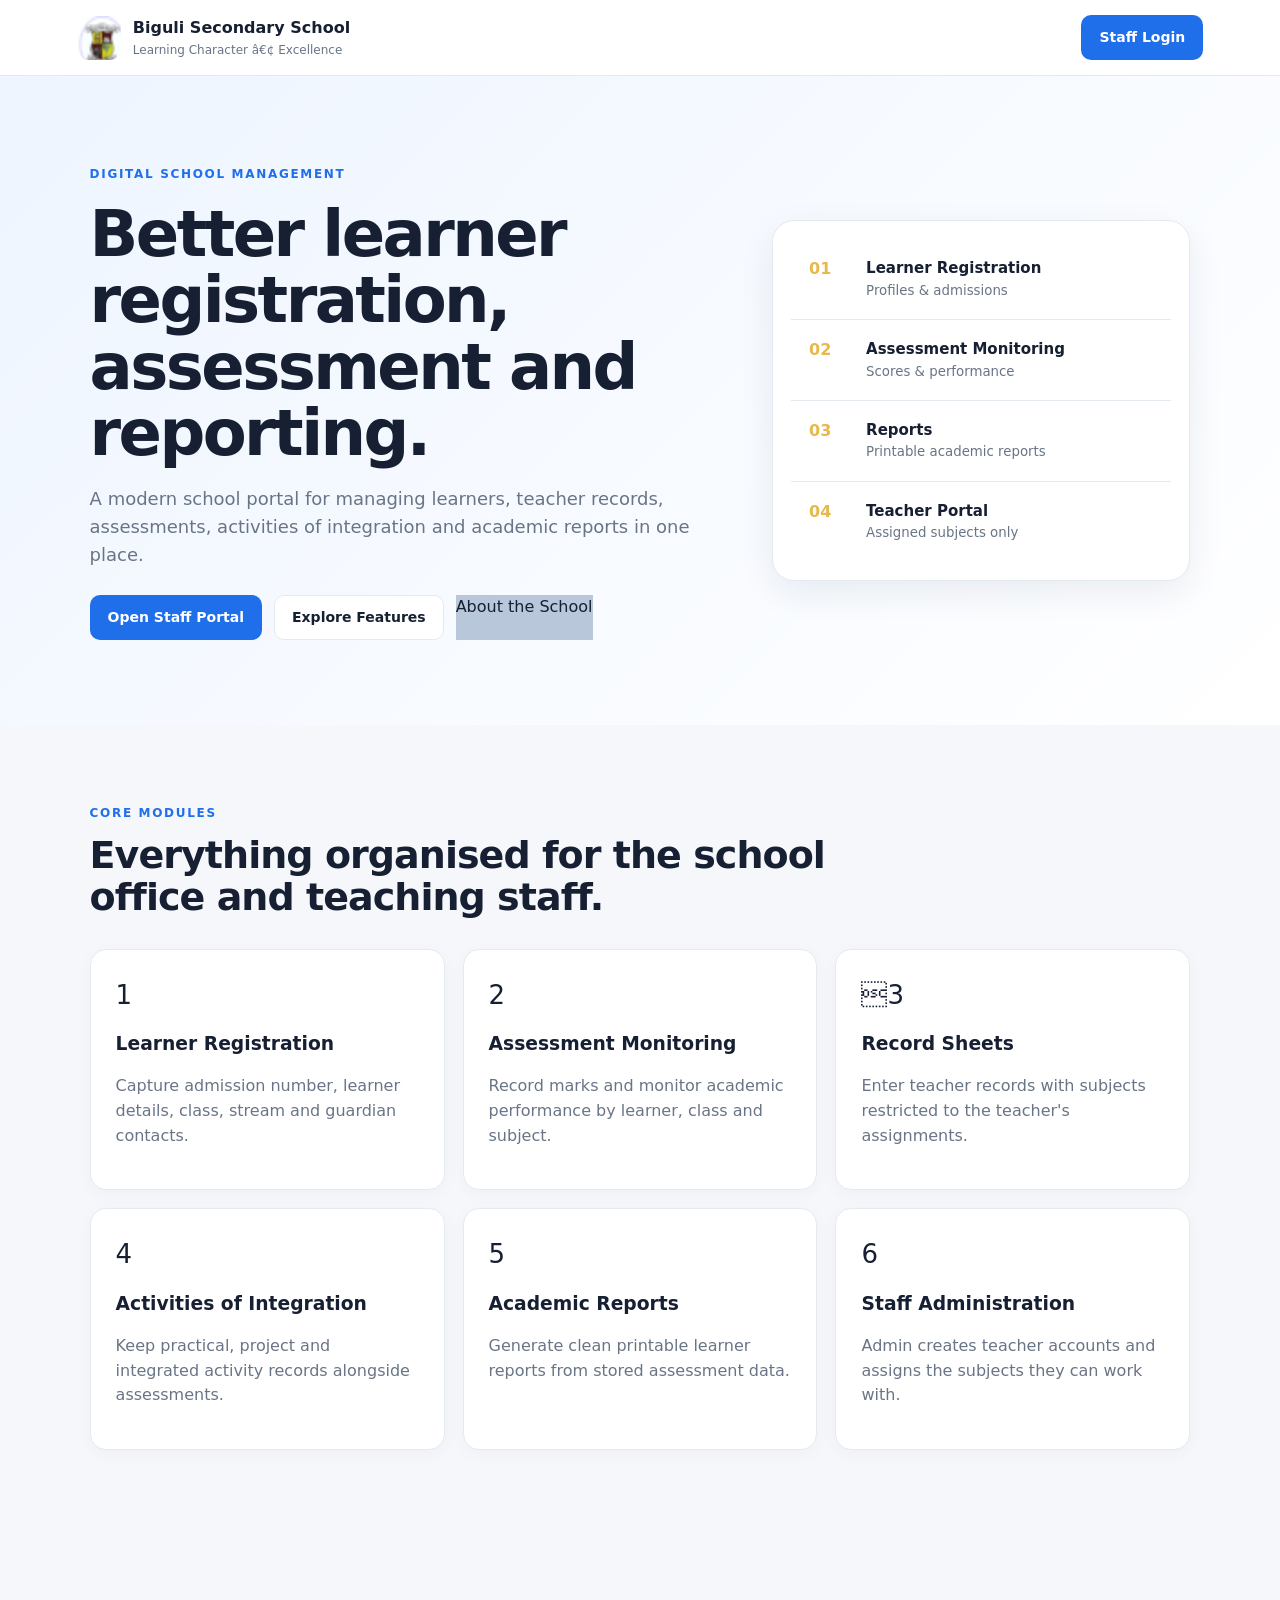
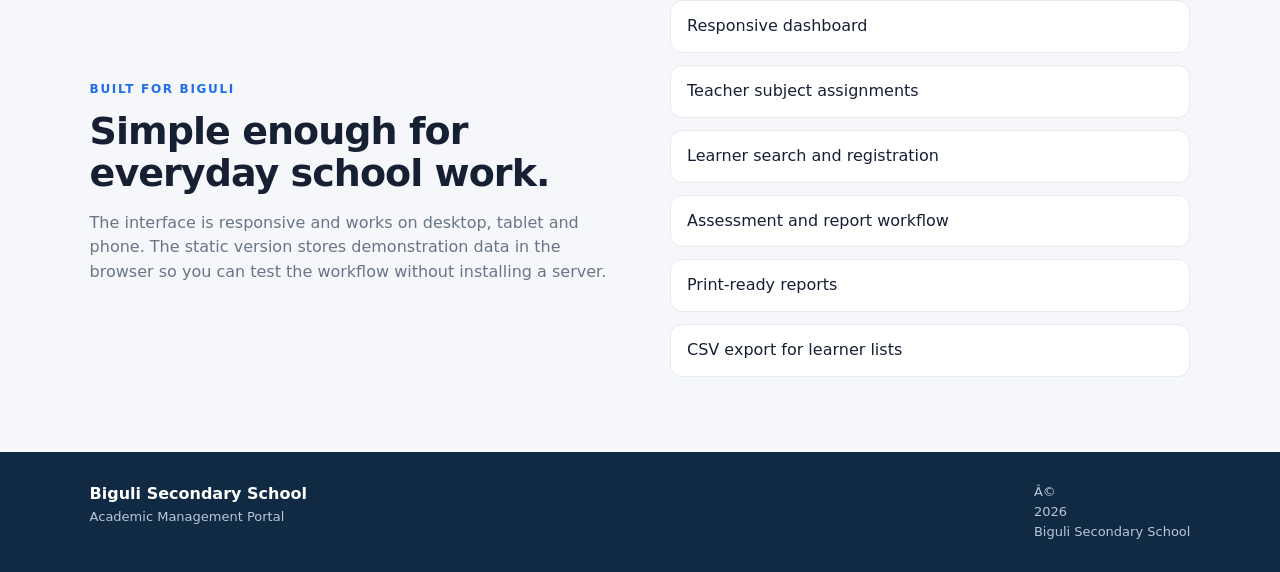
<file: index.html>
<!DOCTYPE html>
<html lang="en">
<head>
  <meta charset="UTF-8">
  <meta name="viewport" content="width=device-width, initial-scale=1.0">
  <title>BGL|Learner Management</title>
  <link rel="icon" href="PGN.PNG">

  <link rel="stylesheet" href="styles.css">
  <style type="text/css">
.auto-style1 {
	background-color: #B8C7D9;
}
</style>
</head>
<body>
  <header class="public-header">
    <div class="brand">
      <div class="brand-mark">
		  <img alt="" height="56" src="PGN.PNG" width="52"></div>
      <div>
        <strong>Biguli Secondary School</strong>
        <span>Learning Character â€¢ Excellence</span>
      </div>
    </div>
    <a class="btn btn-primary" href="login.html">Staff Login</a>
  </header>

  <main>
    <section class="hero">
      <div class="hero-copy">
        <span class="eyebrow">DIGITAL SCHOOL MANAGEMENT</span>
        <h1>Better learner registration, assessment and reporting.</h1>
        <p>
          A modern school portal for managing learners, teacher records, assessments,
          activities of integration and academic reports in one place.
        </p>
        <div class="hero-actions">
          <a class="btn btn-primary" href="login.html">Open Staff Portal</a>
          <a class="btn btn-light" href="#features">Explore Features</a>
        	<span class="auto-style1">
			<a href="History.html">About the School</a></span></div>
      </div>
      <div class="hero-card">
        <div class="mini-stat"><span>01</span><b>Learner Registration</b><small>Profiles & admissions</small></div>
        <div class="mini-stat"><span>02</span><b>Assessment Monitoring</b><small>Scores & performance</small></div>
        <div class="mini-stat"><span>03</span><b>Reports</b><small>Printable academic reports</small></div>
        <div class="mini-stat"><span>04</span><b>Teacher Portal</b><small>Assigned subjects only</small></div>
      </div>
    </section>

    <section id="features" class="section">
      <div class="section-heading">
        <span class="eyebrow">CORE MODULES</span>
        <h2>Everything organised for the school office and teaching staff.</h2>
      </div>
      <div class="feature-grid">
        <article class="feature-card"><div class="icon">1</div><h3>Learner Registration</h3><p>Capture admission number, learner details, class, stream and guardian contacts.</p></article>
        <article class="feature-card"><div class="icon">2</div><h3>Assessment Monitoring</h3><p>Record marks and monitor academic performance by learner, class and subject.</p></article>
        <article class="feature-card"><div class="icon">3</div><h3>Record Sheets</h3><p>Enter teacher records with subjects restricted to the teacher's assignments.</p></article>
        <article class="feature-card"><div class="icon">4</div><h3>Activities of Integration</h3><p>Keep practical, project and integrated activity records alongside assessments.</p></article>
        <article class="feature-card"><div class="icon">5</div><h3>Academic Reports</h3><p>Generate clean printable learner reports from stored assessment data.</p></article>
        <article class="feature-card"><div class="icon">6</div><h3>Staff Administration</h3><p>Admin creates teacher accounts and assigns the subjects they can work with.</p></article>
      </div>
    </section>

    <section class="section split">
      <div>
        <span class="eyebrow">BUILT FOR BIGULI</span>
        <h2>Simple enough for everyday school work.</h2>
        <p>
          The interface is responsive and works on desktop, tablet and phone.
          The static version stores demonstration data in the browser so you can
          test the workflow without installing a server.
        </p>
      </div>
      <div class="check-list">
        <div> Responsive dashboard</div>
        <div>Teacher subject assignments</div>
        <div> Learner search and registration</div>
        <div>Assessment and report workflow</div>
        <div>Print-ready reports</div>
        <div> CSV export for learner lists</div>
      </div>
    </section>
  </main>

  <footer class="footer">
    <div><strong>Biguli Secondary School</strong><span>Academic Management Portal</span></div>
    <span>Â© <span id="year"></span> Biguli Secondary School</span>
  </footer>
  <script>document.getElementById('year').textContent = new Date().getFullYear();</script>
</body>
</html>
</file>
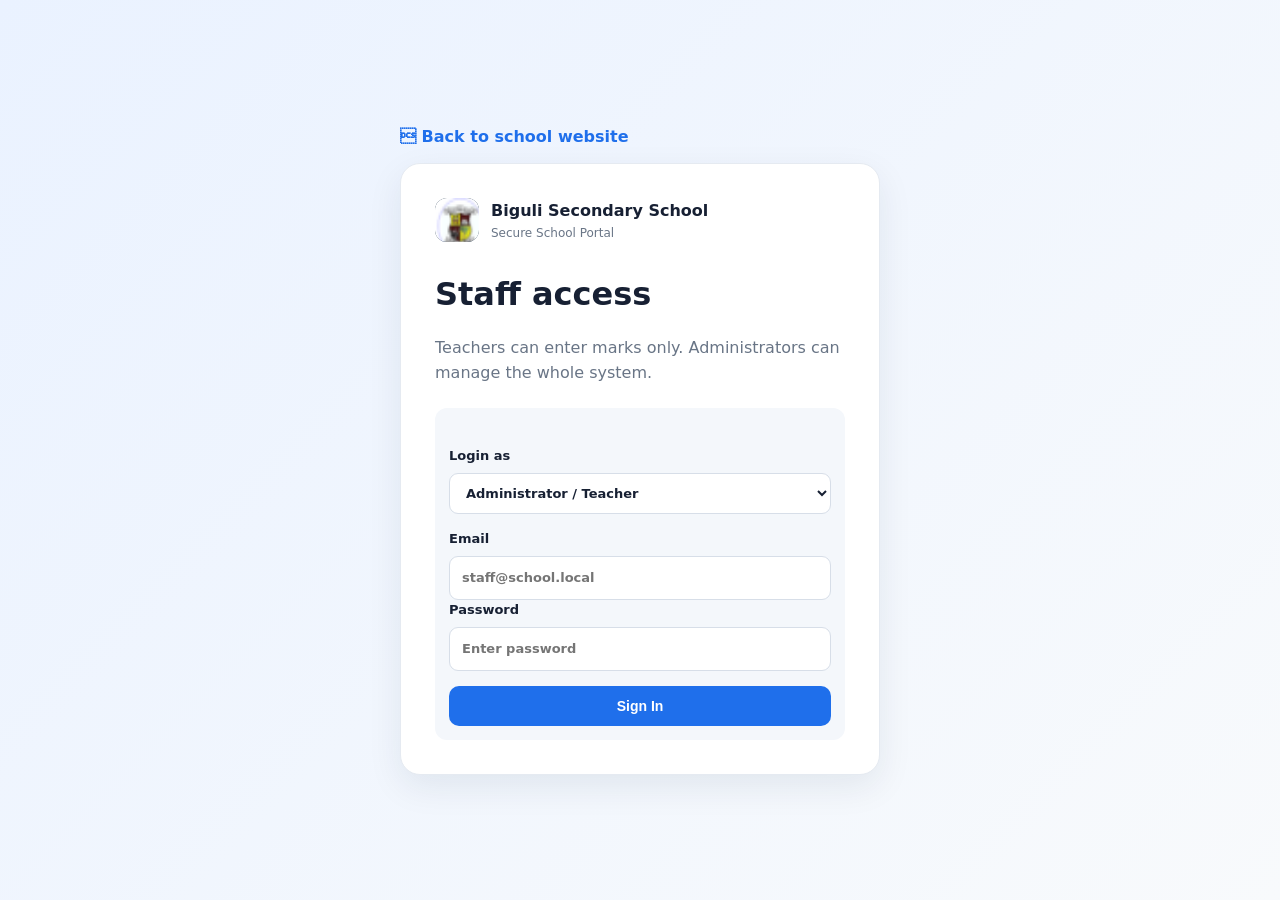
<file: login.html>
<!DOCTYPE html>
<html lang="en">
<head>
  <meta charset="UTF-8">
  <meta name="viewport" content="width=device-width, initial-scale=1.0">
  <title>Secure Login | BGL</title>
  <link rel="icon" href="PGN.PNG">

  <link rel="stylesheet" href="styles.css">
</head>
<body class="auth-body">
  <div class="auth-shell">
    <a class="back-link" href="index.html"> Back to school website</a>
    <div class="auth-card">
      <div class="brand auth-brand">
        <div class="brand-mark"><img alt="" height="56" src="PGN.PNG" width="52"></div>
        <div><strong>Biguli Secondary School</strong><span>Secure School Portal</span></div>
      </div>
      <h1 id="loginTitle">Staff access</h1>
      <p class="muted" id="loginSubtitle">Teachers can enter marks only. Administrators can manage the whole system.</p>
      <div class="demo-box">
          <form id="loginForm">
			  <label>Login as <select id="loginType" name="D1">
			  <option value="staff">Administrator / Teacher</option>
			  <option value="student">Student</option>
			  </select> </label>
			  <div id="staffLoginFields">
				  <label>Email
				  <input id="loginEmail" placeholder="staff@school.local" required="" type="email"> 
				  Password
				  <input id="loginPassword" placeholder="Enter password" required="" type="password">
				  </label></div>
			  <div id="studentLoginFields" class="hidden">
				  <label>School ID Number
				  <input id="studentId" placeholder="e.g. BSS0001"> Full Name
				  <input id="studentName" placeholder="Enter your full name"> 
				  Class <select id="studentClass" name="D2">
				  <option>S1</option>
				  <option>S2</option>
				  <option>S3</option>
				  <option>S4</option>
				  <option>S5</option>
				  <option>S6</option>
				  </select> </label></div>
			  <button class="btn btn-primary btn-full" type="submit">Sign In
			  </button>
			  <div id="loginMessage" class="message hidden">
			  </div>
		  </form> 
  </div>
  <script src="app.js"></script>
  <script>window.Biguli.initLoginPage();</script>
</body>
</html>
</file>
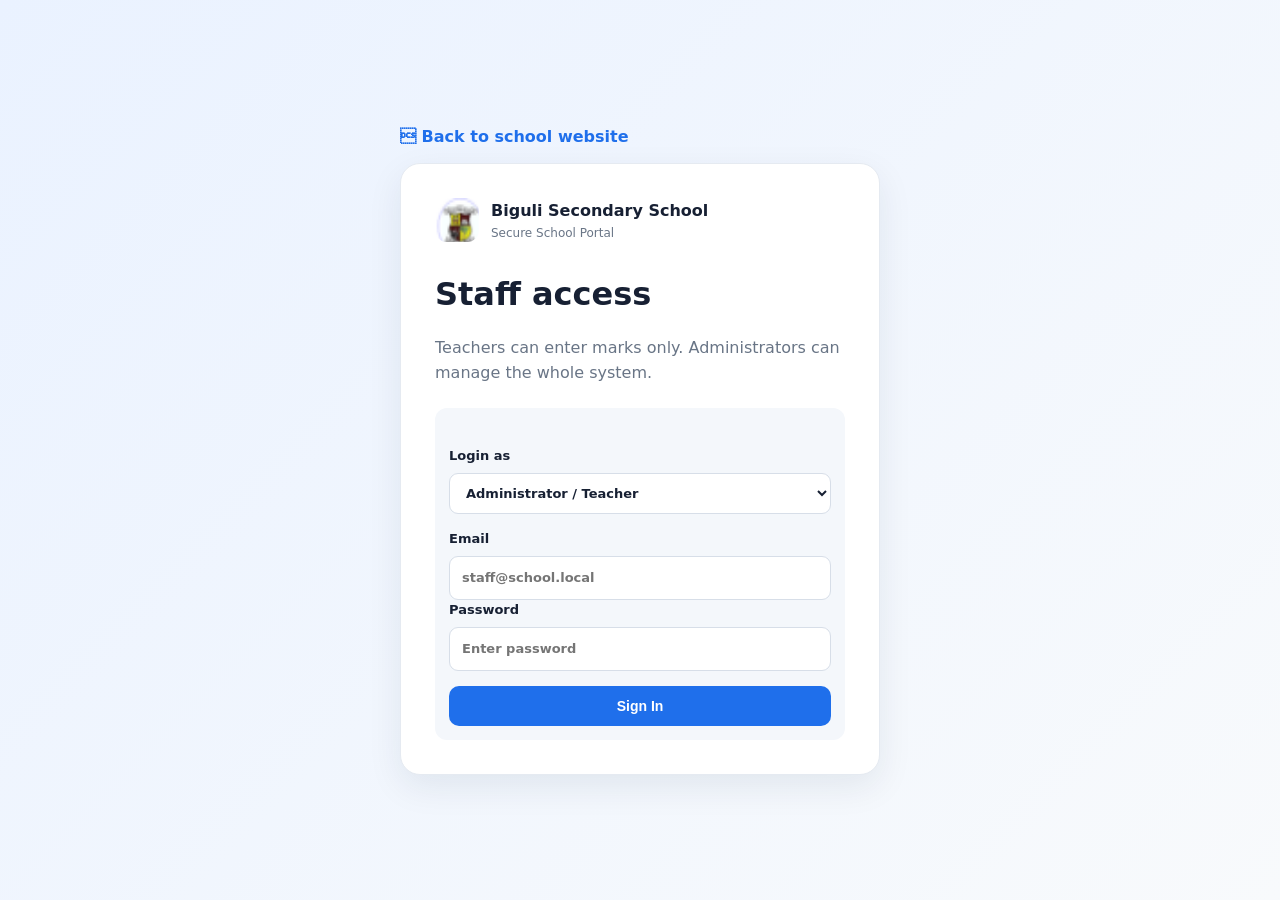
<file: portal.html>
<!DOCTYPE html>
<html lang="en">
<head>
  <meta charset="UTF-8">
  <meta name="viewport" content="width=device-width, initial-scale=1.0">
  <title>Staff Portal |BGL</title>
  <link rel="icon" href="PGN.PNG">

  <link rel="stylesheet" href="styles.css">
</head>
<body class="portal-body">
  <div id="toast" class="toast"></div>
  <div class="app-shell">
    <aside class="sidebar" id="sidebar">
      <div class="sidebar-brand">
        <div class="brand-mark"><img src="PGN.PNG" alt="Biguli Secondary School badge"></div>
        <div><strong>Biguli</strong><span>Staff Portal</span></div>
      </div>
      <div class="user-mini">
        <div class="avatar" id="sideAvatar">B</div>
        <div><b id="sideName">Staff</b><span id="sideRole">Role</span></div>
      </div>
      <nav id="mainNav"></nav>
      <button class="nav-item logout-btn" onclick="Biguli.logout()">↪ <span>Sign out</span></button>
    </aside>

    <div class="main-area">
      <header class="topbar">
        <button class="mobile-menu" onclick="document.getElementById('sidebar').classList.toggle('open')">☰</button>
        <div>
          <h1 id="pageTitle">Dashboard</h1>
          <p id="pageSubtitle">School management overview</p>
        </div>
        <div class="top-user"><span id="serverStatus" class="server-status" role="status" aria-live="polite">Checking marks server…</span><span id="topName">Staff</span><span class="role-pill" id="topRole">STAFF</span></div>
      </header>
      <main class="content" id="content"></main>
    </div>
  </div>

  <div class="modal hidden" id="modal">
    <div class="modal-box">
      <button class="modal-close" onclick="Biguli.closeModal()">×</button>
      <div id="modalContent"></div>
    </div>
  </div>
  <script src="app.js"></script>
  <script>window.Biguli.initPortal();</script>
</body>
</html>
</file>
<file: styles.css>
:root{
  --navy:#102a43;--blue:#1f6feb;--blue2:#0f5bd7;--gold:#e7b84b;--bg:#f5f7fb;
  --card:#fff;--text:#172033;--muted:#697586;--border:#e5eaf1;--success:#198754;
  --danger:#c0392b;--shadow:0 12px 35px rgba(16,42,67,.08);--radius:16px
}
*{box-sizing:border-box}html{scroll-behavior:smooth}body{margin:0;font-family:Inter,ui-sans-serif,system-ui,-apple-system,BlinkMacSystemFont,"Segoe UI",sans-serif;color:var(--text);background:var(--bg);line-height:1.55}
a{text-decoration:none;color:inherit}.public-header{height:76px;background:#fff;border-bottom:1px solid var(--border);display:flex;align-items:center;justify-content:space-between;padding:0 6%;position:sticky;top:0;z-index:20}
.brand{display:flex;align-items:center;gap:12px}.brand-mark{width:44px;height:44px;border-radius:12px;background:var(--navy);color:#fff;display:grid;place-items:center;font-weight:800;letter-spacing:-1px}.brand strong{display:block}.brand span{display:block;font-size:12px;color:var(--muted)}
.btn{display:inline-flex;align-items:center;justify-content:center;gap:8px;padding:11px 17px;border-radius:10px;border:1px solid transparent;font-weight:700;cursor:pointer;font-size:14px}.btn-primary{background:var(--blue);color:#fff}.btn-primary:hover{background:var(--blue2)}.btn-light{background:#fff;border-color:var(--border)}.btn-danger{background:#fff0ef;color:var(--danger);border-color:#ffd6d1}.btn-success{background:#eaf7f0;color:var(--success);border-color:#ccebd9}.btn-full{width:100%}
.hero{padding:85px 7%;display:grid;grid-template-columns:1.2fr .8fr;gap:55px;align-items:center;background:linear-gradient(135deg,#eef5ff,#fff)}
.eyebrow{color:var(--blue);font-size:12px;font-weight:800;letter-spacing:.14em}.hero h1{font-size:clamp(38px,5vw,64px);line-height:1.04;letter-spacing:-.04em;margin:15px 0}.hero p{font-size:18px;color:var(--muted);max-width:680px}.hero-actions{display:flex;gap:12px;margin-top:26px}.hero-card{background:#fff;border:1px solid var(--border);box-shadow:var(--shadow);border-radius:22px;padding:18px}.mini-stat{padding:18px;border-bottom:1px solid var(--border);display:grid;grid-template-columns:45px 1fr;column-gap:12px}.mini-stat:last-child{border:0}.mini-stat span{grid-row:span 2;color:var(--gold);font-weight:900}.mini-stat b{font-size:15px}.mini-stat small{color:var(--muted)}
.section{padding:75px 7%;max-width:1400px;margin:auto}.section-heading{max-width:760px;margin-bottom:30px}.section h2{font-size:38px;line-height:1.1;letter-spacing:-.025em;margin:10px 0 0}.feature-grid{display:grid;grid-template-columns:repeat(3,1fr);gap:18px}.feature-card{background:#fff;border:1px solid var(--border);border-radius:var(--radius);padding:25px;box-shadow:0 4px 18px rgba(16,42,67,.03)}.icon{font-size:26px}.feature-card h3{margin:14px 0 6px}.feature-card p,.split p{color:var(--muted)}.split{display:grid;grid-template-columns:1fr 1fr;gap:60px;align-items:center}.check-list{display:grid;gap:12px}.check-list div{background:#fff;border:1px solid var(--border);border-radius:12px;padding:13px 16px}.footer{padding:30px 7%;background:var(--navy);color:#fff;display:flex;justify-content:space-between;gap:20px}.footer span{color:#b8c7d9;font-size:13px;display:block}
.auth-body{min-height:100vh;display:grid;place-items:center;background:linear-gradient(135deg,#eaf2ff,#f8fafc)}.auth-shell{width:min(480px,92vw)}.back-link{display:inline-block;margin-bottom:14px;color:var(--blue);font-weight:700}.auth-card{background:#fff;border:1px solid var(--border);box-shadow:var(--shadow);border-radius:20px;padding:34px}.auth-brand{margin-bottom:28px}.auth-card h1{margin-bottom:5px}.muted{color:var(--muted)}form{display:grid;gap:15px;margin-top:24px}label{font-size:13px;font-weight:700}input,select,textarea{width:100%;margin-top:7px;border:1px solid #d7dee8;border-radius:9px;padding:11px 12px;background:#fff;color:var(--text);font:inherit;outline:none}input:focus,select:focus,textarea:focus{border-color:var(--blue);box-shadow:0 0 0 3px rgba(31,111,235,.1)}textarea{min-height:90px;resize:vertical}.demo-box{margin-top:22px;padding:14px;background:#f4f7fb;border-radius:12px;font-size:12px}.demo-box p{margin:5px 0}.security-note{font-size:11px;color:#8b5e00;background:#fff8df;padding:10px;border-radius:9px;margin-top:15px}.message{padding:10px;border-radius:8px;font-size:13px}.message.error{background:#fff0ef;color:var(--danger)}.message.success{background:#eaf7f0;color:var(--success)}.hidden{display:none!important}

.portal-body{background:#f6f8fc}.app-shell{min-height:100vh;display:flex}.sidebar{width:255px;background:var(--navy);color:#fff;position:fixed;inset:0 auto 0 0;padding:22px 14px;z-index:30}.sidebar-brand{display:flex;gap:10px;align-items:center;padding:5px 10px 25px;border-bottom:1px solid rgba(255,255,255,.1)}.sidebar-brand .brand-mark{background:#fff;color:var(--navy)}.sidebar-brand span{display:block;color:#aebdd0;font-size:11px}.user-mini{display:flex;gap:10px;align-items:center;padding:18px 10px}.avatar{width:38px;height:38px;border-radius:50%;background:#2e5f96;display:grid;place-items:center;font-weight:800}.user-mini span{display:block;color:#aebdd0;font-size:11px}.sidebar nav{display:grid;gap:5px}.nav-item{width:100%;border:0;background:transparent;color:#c9d5e4;text-align:left;padding:11px 12px;border-radius:9px;cursor:pointer;font-weight:600}.nav-item:hover,.nav-item.active{background:#1b4268;color:#fff}.logout-btn{position:absolute;bottom:18px;left:14px;width:calc(100% - 28px);color:#f5c7c3}.main-area{margin-left:255px;width:calc(100% - 255px)}.topbar{background:#fff;border-bottom:1px solid var(--border);padding:17px 30px;display:flex;justify-content:space-between;align-items:center;position:sticky;top:0;z-index:10}.topbar h1{font-size:22px;margin:0}.topbar p{font-size:12px;color:var(--muted);margin:2px 0 0}.top-user{display:flex;align-items:center;gap:10px;font-weight:700}.server-status{font-size:11px;font-weight:700;color:var(--muted)}.server-status[data-state="connected"]{color:var(--success)}.server-status[data-state="offline"]{color:var(--danger)}.server-status[data-state="checking"]{color:var(--muted)}.role-pill{font-size:10px;background:#eaf2ff;color:var(--blue);padding:5px 8px;border-radius:20px}.mobile-menu{display:none;border:0;background:none;font-size:24px}.content{padding:30px;max-width:1500px}.page-head{display:flex;justify-content:space-between;gap:20px;align-items:center;margin-bottom:20px}.page-head h2{margin:0}.page-head p{margin:4px 0;color:var(--muted)}.stats{display:grid;grid-template-columns:repeat(4,1fr);gap:16px;margin-bottom:22px}.stat-card{background:#fff;border:1px solid var(--border);border-radius:14px;padding:18px}.stat-card small{color:var(--muted)}.stat-card strong{display:block;font-size:30px;margin-top:6px}.panel{background:#fff;border:1px solid var(--border);border-radius:14px;padding:20px;margin-bottom:18px}.panel h3{margin:0 0 14px}.grid-2{display:grid;grid-template-columns:1fr 1fr;gap:18px}.grid-3{display:grid;grid-template-columns:repeat(3,1fr);gap:18px}.table-wrap{overflow:auto}.data-table{width:100%;border-collapse:collapse;font-size:13px}.data-table th,.data-table td{padding:11px 10px;border-bottom:1px solid var(--border);text-align:left;white-space:nowrap}.data-table th{color:var(--muted);font-size:11px;text-transform:uppercase}.tag{display:inline-block;padding:4px 8px;border-radius:20px;background:#edf3ff;color:var(--blue);font-size:11px;font-weight:700}.form-grid{display:grid;grid-template-columns:repeat(2,1fr);gap:14px}.form-grid .full{grid-column:1/-1}.toolbar{display:flex;gap:9px;flex-wrap:wrap;margin-bottom:15px}.empty{text-align:center;color:var(--muted);padding:35px}.subject-list{display:flex;flex-wrap:wrap;gap:7px}.check-grid{display:grid;grid-template-columns:repeat(3,1fr);gap:8px}.check-grid label{font-weight:500;border:1px solid var(--border);padding:9px;border-radius:8px}.check-grid input{width:auto;margin:0 7px 0 0}.report-card{max-width:900px;margin:auto;background:#fff;border:1px solid #ddd;padding:35px}.report-school{text-align:center;border-bottom:2px solid var(--navy);padding-bottom:16px;margin-bottom:18px}.report-school h2{margin:0}.report-meta{display:grid;grid-template-columns:1fr 1fr;gap:6px;font-size:13px;margin-bottom:18px}.grade{font-weight:800}.report-actions{display:flex;gap:10px;margin-bottom:18px}.toast{position:fixed;right:25px;bottom:25px;background:var(--navy);color:#fff;padding:12px 16px;border-radius:10px;box-shadow:var(--shadow);z-index:100;opacity:0;transform:translateY(10px);transition:.2s}.toast.show{opacity:1;transform:none}.modal{position:fixed;inset:0;background:rgba(5,18,31,.55);display:grid;place-items:center;z-index:90;padding:20px}.modal-box{background:#fff;border-radius:16px;max-width:720px;width:100%;max-height:90vh;overflow:auto;padding:25px;position:relative}.modal-close{position:absolute;right:14px;top:10px;border:0;background:none;font-size:26px;cursor:pointer}

@media(max-width:950px){.hero,.split{grid-template-columns:1fr}.feature-grid{grid-template-columns:repeat(2,1fr)}.stats{grid-template-columns:repeat(2,1fr)}.sidebar{transform:translateX(-100%);transition:.2s}.sidebar.open{transform:none}.main-area{margin-left:0;width:100%}.mobile-menu{display:block}.topbar{gap:15px}.top-user{margin-left:auto}.form-grid,.grid-2{grid-template-columns:1fr}}
@media(max-width:600px){.public-header{padding:0 4%}.public-header .brand span{display:none}.hero,.section{padding:55px 5%}.hero h1{font-size:40px}.feature-grid,.stats,.grid-3{grid-template-columns:1fr}.hero-actions{flex-direction:column}.footer{padding:25px 5%;display:block}.footer>span{margin-top:10px}.content{padding:18px}.topbar{padding:13px 18px}.topbar h1{font-size:18px}.top-user{display:none}.form-grid{grid-template-columns:1fr}.check-grid{grid-template-columns:1fr}.report-card{padding:20px}.report-meta{grid-template-columns:1fr}.page-head{align-items:flex-start;flex-direction:column}}
@media print{.sidebar,.topbar,.report-actions,.no-print{display:none!important}.main-area{margin:0;width:100%}.content{padding:0}.report-card{border:0;max-width:none}.portal-body{background:#fff}}
@media(max-width:600px){.top-user{display:flex;margin-left:auto}.top-user #topName,.top-user .role-pill{display:none}.server-status{font-size:10px}}

/* Biguli class-sheet and report upgrades */
.sidebar-brand .brand-mark,
.brand-mark{
  overflow:hidden;
}
.sidebar-brand .brand-mark img{
  width:100%;
  height:100%;
  object-fit:contain;
  background:#fff;
  border-radius:10px;
  display:block;
}
.user-mini .avatar{
  overflow:hidden;
  background:#fff;
  padding:3px;
}
.user-mini .avatar img{
  width:100%;
  height:100%;
  object-fit:contain;
  border-radius:50%;
}
.dashboard-logo{width:64px;height:64px;object-fit:contain;border-radius:10px;background:#fff;border:1px solid var(--border);padding:4px}
.class-overview{
  display:grid;
  grid-template-columns:repeat(6,1fr);
  gap:12px;
  margin-bottom:22px;
}
.class-card{
  border:1px solid var(--border);
  background:#fff;
  border-radius:14px;
  padding:16px 10px;
  cursor:pointer;
  text-align:center;
  box-shadow:0 4px 15px rgba(16,42,67,.03);
}
.class-card:hover{border-color:var(--blue);transform:translateY(-1px)}
.class-card span{display:block;color:var(--blue);font-size:20px;font-weight:900}
.class-card b{display:block;font-size:25px;margin-top:4px}
.class-card small{color:var(--muted)}
.class-tabs{
  display:grid;
  grid-template-columns:repeat(6,1fr);
  gap:8px;
  margin-bottom:18px;
}
.class-tab{
  border:1px solid var(--border);
  background:#f8fafc;
  border-radius:10px;
  padding:10px;
  cursor:pointer;
  font-weight:800;
  color:var(--text);
}
.class-tab small{
  display:block;
  color:var(--muted);
  font-size:10px;
  margin-top:2px;
  font-weight:600;
}
.class-tab.active{
  background:var(--navy);
  color:#fff;
  border-color:var(--navy);
}
.class-tab.active small{color:#d7e4f2}
.sheet-title{
  display:flex;
  justify-content:space-between;
  align-items:center;
  gap:15px;
  margin:5px 0 14px;
  padding:12px 14px;
  background:#f5f8fc;
  border:1px solid var(--border);
  border-radius:10px;
}
.sheet-title strong{font-size:14px}
.sheet-title span{color:var(--muted);font-size:12px}
.btn-sm{padding:7px 10px;font-size:12px}
.tag-danger{background:#fff0ef;color:var(--danger)}
.record-controls .class-tabs{margin-bottom:20px}
.mark-sheet th,.mark-sheet td{vertical-align:middle}
.mark-input{
  width:110px!important;
  margin:0!important;
  text-align:center;
  padding:8px!important;
}
.live-grade{font-weight:900;text-align:center!important}
.sheet-footer{
  display:flex;
  align-items:center;
  justify-content:space-between;
  gap:15px;
  margin-top:16px;
}
.report-card{
  max-width:940px;
  margin:auto;
  background:#fff;
  border:1px solid #cfd6df;
  padding:34px 38px;
  box-shadow:0 6px 24px rgba(16,42,67,.06);
}
.report-header{
  display:grid;
  grid-template-columns:1fr 110px;
  align-items:center;
  gap:25px;
}
.report-school-name{text-align:center}
.report-country{font-size:12px;font-weight:800;letter-spacing:.12em}
.report-school-name h2{font-size:25px;margin:6px 0 4px;letter-spacing:.04em}
.report-motto{font-size:11px;font-weight:800;letter-spacing:.08em}
.report-logo{
  width:96px;
  height:96px;
  object-fit:contain;
  justify-self:end;
}
.report-rule{border-bottom:3px double var(--navy);margin:15px 0 18px}
.report-section-title{
  font-size:13px;
  background:#f0f3f7;
  border-left:4px solid var(--navy);
  padding:8px 10px;
  margin:18px 0 0;
}
.report-table th,.report-table td{
  border:1px solid #d8dee7;
  white-space:normal;
}
.report-table th{
  background:#f5f7fa;
  color:#28384c;
}
.total-row{background:#f6f8fb}
.report-summary{
  display:grid;
  grid-template-columns:repeat(3,1fr);
  gap:10px;
  margin-top:12px;
  font-size:12px;
}
.report-comments{
  display:grid;
  grid-template-columns:1fr 1fr;
  gap:30px;
  margin-top:25px;
  font-size:12px;
}
.report-comments span{color:#4d5968;line-height:2}
.signatures{
  display:grid;
  grid-template-columns:1fr 1fr 1fr;
  gap:15px;
  margin-top:35px;
  font-size:11px;
}
.report-footer{
  margin-top:28px;
  padding-top:9px;
  border-top:1px solid #d8dee7;
  text-align:center;
  font-size:9px;
  color:#778292;
}
@media(max-width:950px){
  .class-overview{grid-template-columns:repeat(3,1fr)}
  .class-tabs{grid-template-columns:repeat(3,1fr)}
  .report-header{grid-template-columns:1fr 80px}
  .report-logo{width:76px;height:76px}
}
@media(max-width:600px){
  .class-overview,.class-tabs{grid-template-columns:repeat(2,1fr)}
  .sheet-footer{align-items:stretch;flex-direction:column}
  .report-card{padding:20px 14px}
  .report-header{grid-template-columns:1fr 64px;gap:8px}
  .report-school-name h2{font-size:19px}
  .report-logo{width:60px;height:60px}
  .report-summary,.report-comments,.signatures{grid-template-columns:1fr}
}
@media print{
  @page{size:A4 portrait;margin:12mm}
  .report-card{box-shadow:none;padding:0}
  .report-header{grid-template-columns:1fr 90px}
  .report-logo{width:80px;height:80px}
  .report-footer{margin-top:18px}
}

/* School Monitor-style modules */
.module-grid{display:grid;grid-template-columns:repeat(4,1fr);gap:9px}.module-grid button{border:1px solid var(--border);background:#f8fafc;border-radius:9px;padding:12px;font-weight:700;cursor:pointer;color:var(--text)}.module-grid button:hover{border-color:var(--blue);color:var(--blue)}.class-overview{display:grid;grid-template-columns:repeat(6,1fr);gap:12px;margin:0 0 22px}.class-card{border:1px solid var(--border);background:#fff;border-radius:14px;padding:16px;text-align:left;cursor:pointer}.class-card span{font-weight:900;font-size:18px}.class-card b{display:block;font-size:28px;margin-top:7px}.class-card small{color:var(--muted)}.dashboard-logo{width:58px;height:58px;object-fit:contain}.report-table th,.report-table td{text-align:center}.report-table th:nth-child(2),.report-table td:nth-child(2){text-align:left}@media(max-width:950px){.class-overview{grid-template-columns:repeat(3,1fr)}.module-grid{grid-template-columns:repeat(2,1fr)}}@media(max-width:600px){.class-overview{grid-template-columns:repeat(2,1fr)}.module-grid{grid-template-columns:1fr}}

/* Role-based portal access */
.student-identity{display:flex;justify-content:space-between;gap:16px;padding:14px 16px;margin-bottom:16px;border:1px solid var(--border,#ddd);border-radius:12px;background:var(--panel,#fff)}
.student-identity span{font-weight:700}

@media print{.class-report-pack .report-card{break-after:page;page-break-after:always}.class-report-pack .report-card:last-child{break-after:auto;page-break-after:auto}}

/* In-portal payment provider preview and term analytics */
.payment-provider-frame{border:1px solid var(--border);border-radius:12px;overflow:hidden;background:#f8fafc;margin-top:14px;min-height:170px}.payment-frame-heading{display:flex;justify-content:space-between;gap:12px;flex-wrap:wrap;padding:12px 15px;background:#eef3f8;border-bottom:1px solid var(--border);font-size:13px}.payment-frame-heading span{color:var(--muted)}.payment-frame-placeholder{padding:28px;text-align:center;color:var(--muted)}.payment-provider-panel iframe{display:block;max-width:100%}
</file>
